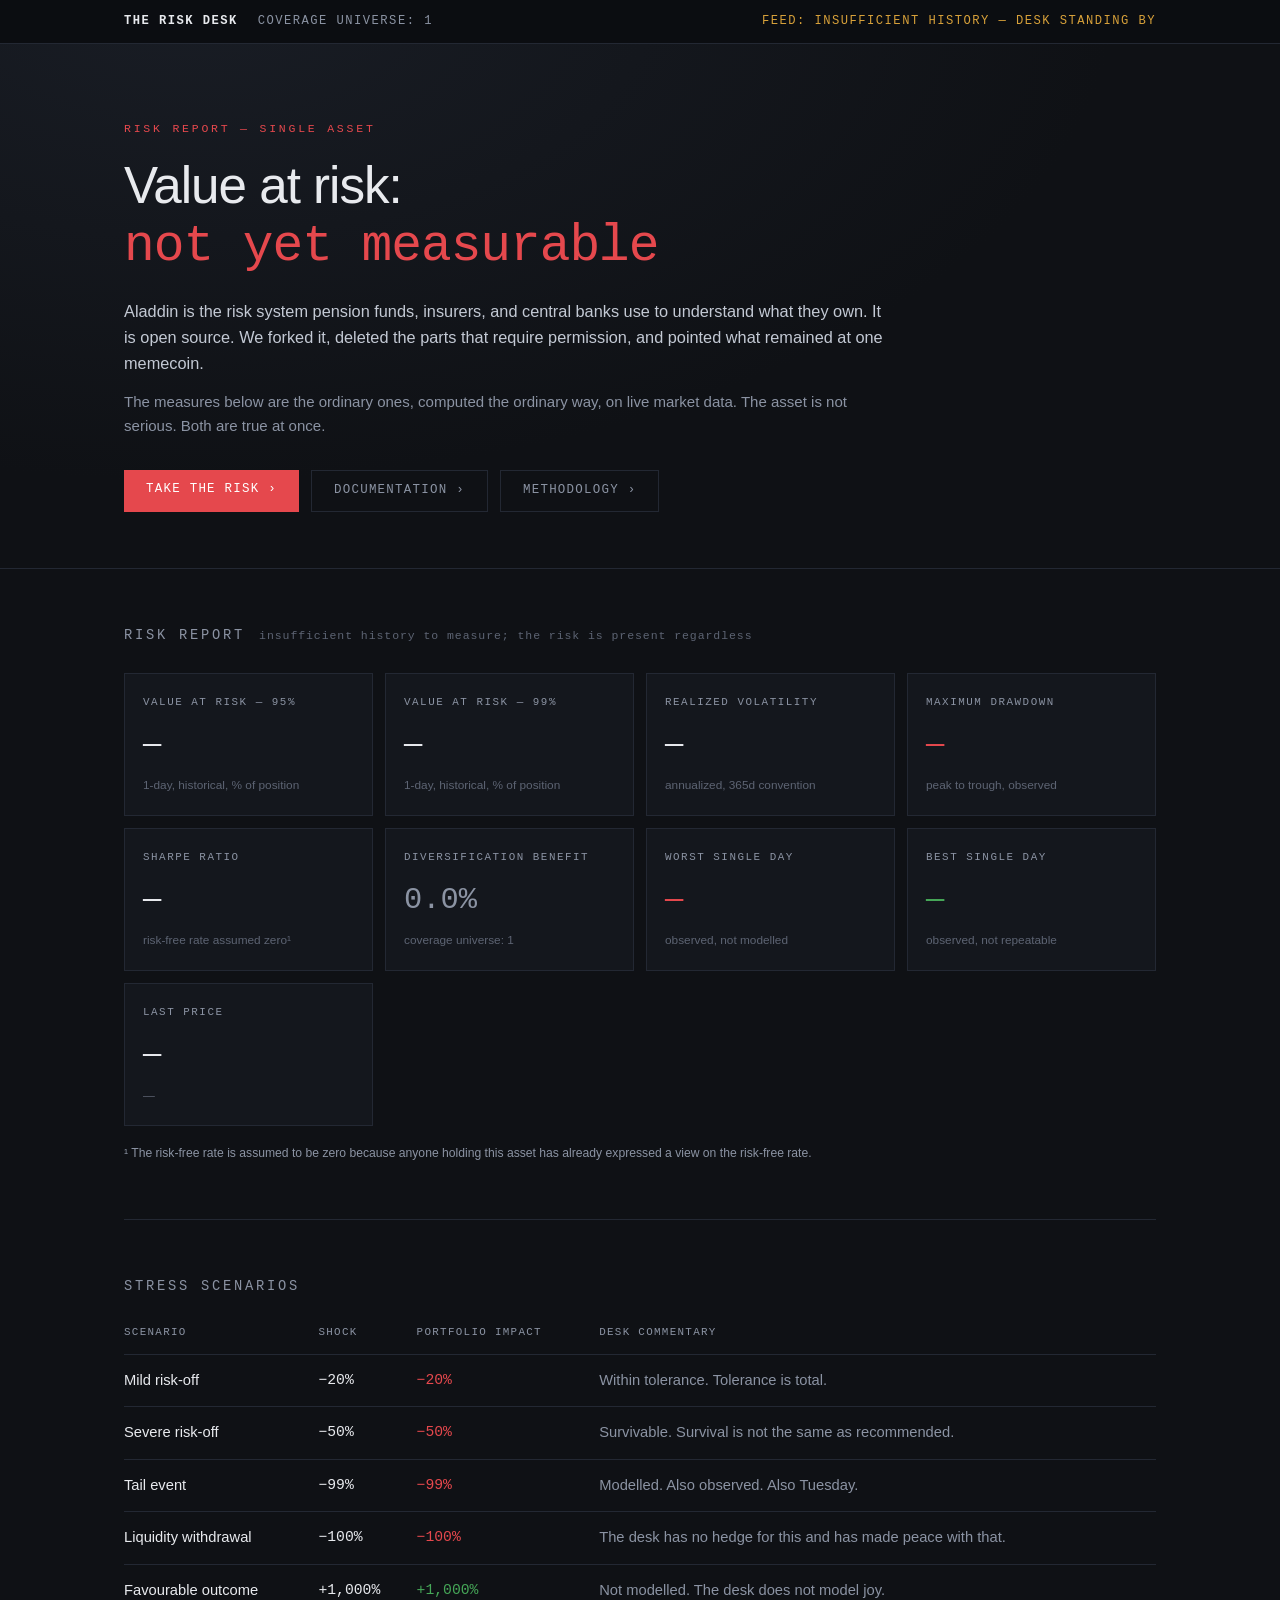
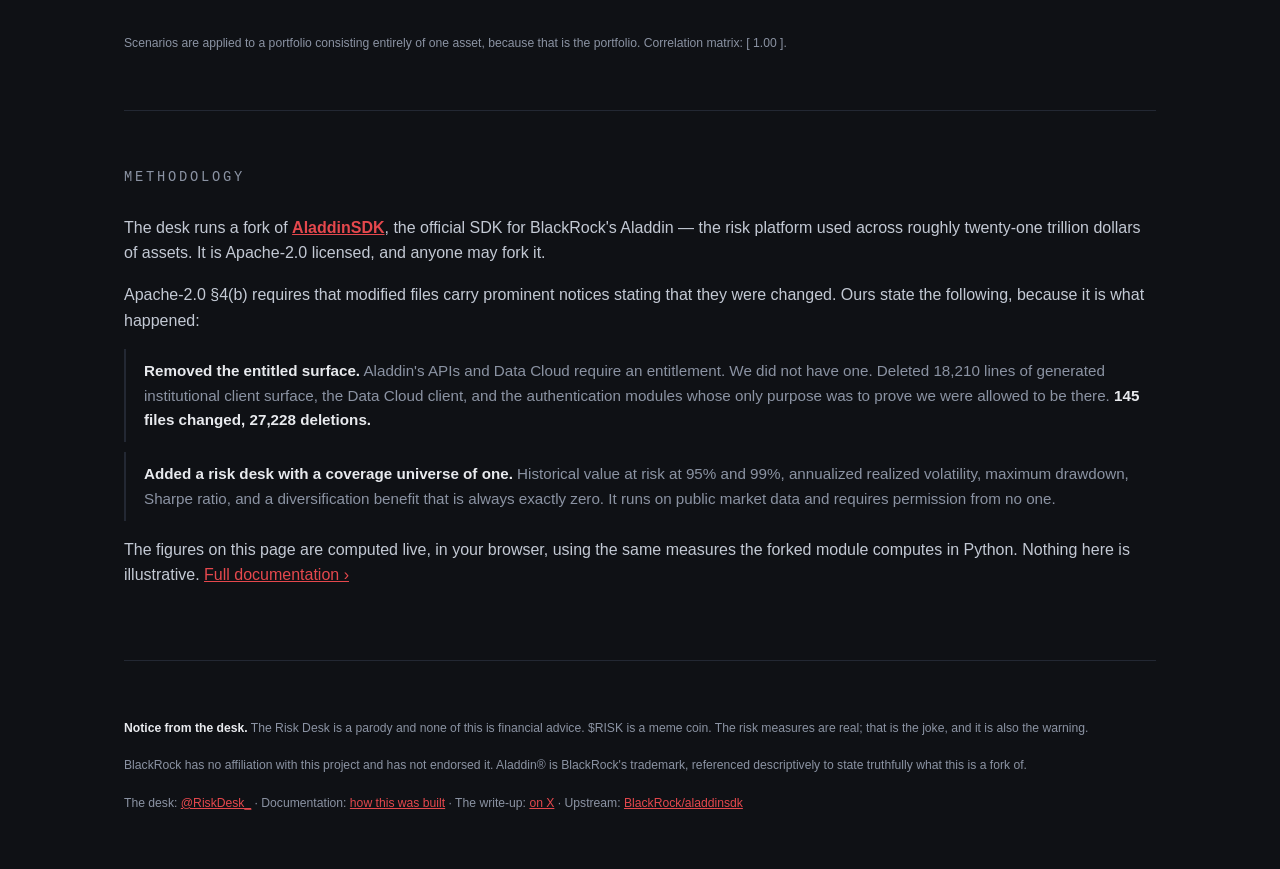
<file: index.html>
<!DOCTYPE html>
<html lang="en">
<head>
<meta charset="UTF-8">
<meta name="viewport" content="width=device-width, initial-scale=1.0">
<title>The Risk Desk — coverage universe: 1</title>
<meta name="description" content="Institutional risk analytics, applied to one memecoin. Value at risk, realized volatility, maximum drawdown. Parody, not financial advice.">
<meta property="og:title" content="The Risk Desk">
<meta property="og:description" content="Aladdin manages twenty-one trillion dollars. We showed it one memecoin.">
<link rel="icon" href="data:image/svg+xml,<svg xmlns='http://www.w3.org/2000/svg' viewBox='0 0 100 100'><rect width='100' height='100' fill='%230f1115'/><text x='50' y='72' font-size='62' text-anchor='middle' fill='%23e5484d' font-family='monospace'>σ</text></svg>">
<link rel="stylesheet" href="style.css">
</head>
<body>

<header class="bar">
  <div class="wrap bar-in">
    <span class="mark">THE RISK DESK</span>
    <span class="cov">COVERAGE UNIVERSE: 1</span>
    <span id="feed" class="feed">FEED: STANDBY</span>
  </div>
</header>

<section class="hero">
  <div class="wrap">
    <p class="eyebrow">RISK REPORT — SINGLE ASSET</p>
    <h1>Value at risk:<br><span id="hero-var" class="varnum">measuring…</span></h1>
    <p class="sub">Aladdin is the risk system pension funds, insurers, and central banks use to
    understand what they own. It is open source. We forked it, deleted the parts that require
    permission, and pointed what remained at one memecoin.</p>
    <p class="sub dim">The measures below are the ordinary ones, computed the ordinary way, on live
    market data. The asset is not serious. Both are true at once.</p>
    <div class="cta">
      <a id="buy" class="btn" target="_blank" rel="noopener">TAKE THE RISK ›</a>
      <a href="docs.html" class="btn ghost">DOCUMENTATION ›</a>
      <a href="#methodology" class="btn ghost">METHODOLOGY ›</a>
    </div>
  </div>
</section>

<main class="wrap">

  <section class="panel" id="report">
    <h2>RISK REPORT <span id="obs" class="note">awaiting coverage</span></h2>
    <div class="grid">
      <div class="cell"><div class="k">VALUE AT RISK — 95%</div><div class="v" id="var95">—</div><div class="n">1-day, historical, % of position</div></div>
      <div class="cell"><div class="k">VALUE AT RISK — 99%</div><div class="v" id="var99">—</div><div class="n">1-day, historical, % of position</div></div>
      <div class="cell"><div class="k">REALIZED VOLATILITY</div><div class="v" id="vol">—</div><div class="n">annualized, 365d convention</div></div>
      <div class="cell"><div class="k">MAXIMUM DRAWDOWN</div><div class="v dn" id="mdd">—</div><div class="n">peak to trough, observed</div></div>
      <div class="cell"><div class="k">SHARPE RATIO</div><div class="v" id="sharpe">—</div><div class="n">risk-free rate assumed zero¹</div></div>
      <div class="cell"><div class="k">DIVERSIFICATION BENEFIT</div><div class="v flat">0.0%</div><div class="n">coverage universe: 1</div></div>
      <div class="cell"><div class="k">WORST SINGLE DAY</div><div class="v dn" id="worst">—</div><div class="n">observed, not modelled</div></div>
      <div class="cell"><div class="k">BEST SINGLE DAY</div><div class="v up" id="best">—</div><div class="n">observed, not repeatable</div></div>
      <div class="cell"><div class="k">LAST PRICE</div><div class="v" id="px">—</div><div class="n" id="mcap">—</div></div>
    </div>
    <p class="fine">¹ The risk-free rate is assumed to be zero because anyone holding this asset has
    already expressed a view on the risk-free rate.</p>
  </section>

  <section class="panel" id="scenarios">
    <h2>STRESS SCENARIOS</h2>
    <table class="scen">
      <tr><th>SCENARIO</th><th>SHOCK</th><th>PORTFOLIO IMPACT</th><th>DESK COMMENTARY</th></tr>
      <tr><td>Mild risk-off</td><td>−20%</td><td class="dn">−20%</td><td>Within tolerance. Tolerance is total.</td></tr>
      <tr><td>Severe risk-off</td><td>−50%</td><td class="dn">−50%</td><td>Survivable. Survival is not the same as recommended.</td></tr>
      <tr><td>Tail event</td><td>−99%</td><td class="dn">−99%</td><td>Modelled. Also observed. Also Tuesday.</td></tr>
      <tr><td>Liquidity withdrawal</td><td>−100%</td><td class="dn">−100%</td><td>The desk has no hedge for this and has made peace with that.</td></tr>
      <tr><td>Favourable outcome</td><td>+1,000%</td><td class="up">+1,000%</td><td>Not modelled. The desk does not model joy.</td></tr>
    </table>
    <p class="fine">Scenarios are applied to a portfolio consisting entirely of one asset, because
    that is the portfolio. Correlation matrix: [ 1.00 ].</p>
  </section>

  <section class="panel" id="methodology">
    <h2>METHODOLOGY</h2>
    <p>The desk runs a fork of <strong><a href="https://github.com/BlackRock/aladdinsdk" target="_blank" rel="noopener">AladdinSDK</a></strong>,
    the official SDK for BlackRock's Aladdin — the risk platform used across roughly twenty-one
    trillion dollars of assets. It is Apache-2.0 licensed, and anyone may fork it.</p>
    <p>Apache-2.0 §4(b) requires that modified files carry prominent notices stating that they were
    changed. Ours state the following, because it is what happened:</p>
    <ul>
      <li><strong>Removed the entitled surface.</strong> Aladdin's APIs and Data Cloud require an
      entitlement. We did not have one. Deleted 18,210 lines of generated institutional client
      surface, the Data Cloud client, and the authentication modules whose only purpose was to prove
      we were allowed to be there. <strong>145 files changed, 27,228 deletions.</strong></li>
      <li><strong>Added a risk desk with a coverage universe of one.</strong> Historical value at
      risk at 95% and 99%, annualized realized volatility, maximum drawdown, Sharpe ratio, and a
      diversification benefit that is always exactly zero. It runs on public market data and requires
      permission from no one.</li>
    </ul>
    <p>The figures on this page are computed live, in your browser, using the same measures the
    forked module computes in Python. Nothing here is illustrative.
    <a href="docs.html">Full documentation ›</a></p>
  </section>

</main>

<footer>
  <div class="wrap">
    <p class="fine"><strong>Notice from the desk.</strong> The Risk Desk is a parody and none of this is
    financial advice. $RISK is a meme coin. The risk measures are real; that is the joke, and it is
    also the warning.</p>
    <p class="fine">BlackRock has no affiliation with this project and has not endorsed it. Aladdin® is
    BlackRock's trademark, referenced descriptively to state truthfully what this is a fork of.</p>
    <p class="fine">The desk: <a id="x" href="#" target="_blank" rel="noopener">@RiskDesk_</a> ·
    Documentation: <a href="docs.html">how this was built</a> ·
    The write-up: <a id="lore" href="#" target="_blank" rel="noopener">on X</a> ·
    Upstream: <a href="https://github.com/BlackRock/aladdinsdk" target="_blank" rel="noopener">BlackRock/aladdinsdk</a></p>
  </div>
</footer>

<script src="config.js?v=5"></script>
<script src="app.js?v=5"></script>
</body>
</html>
</file>
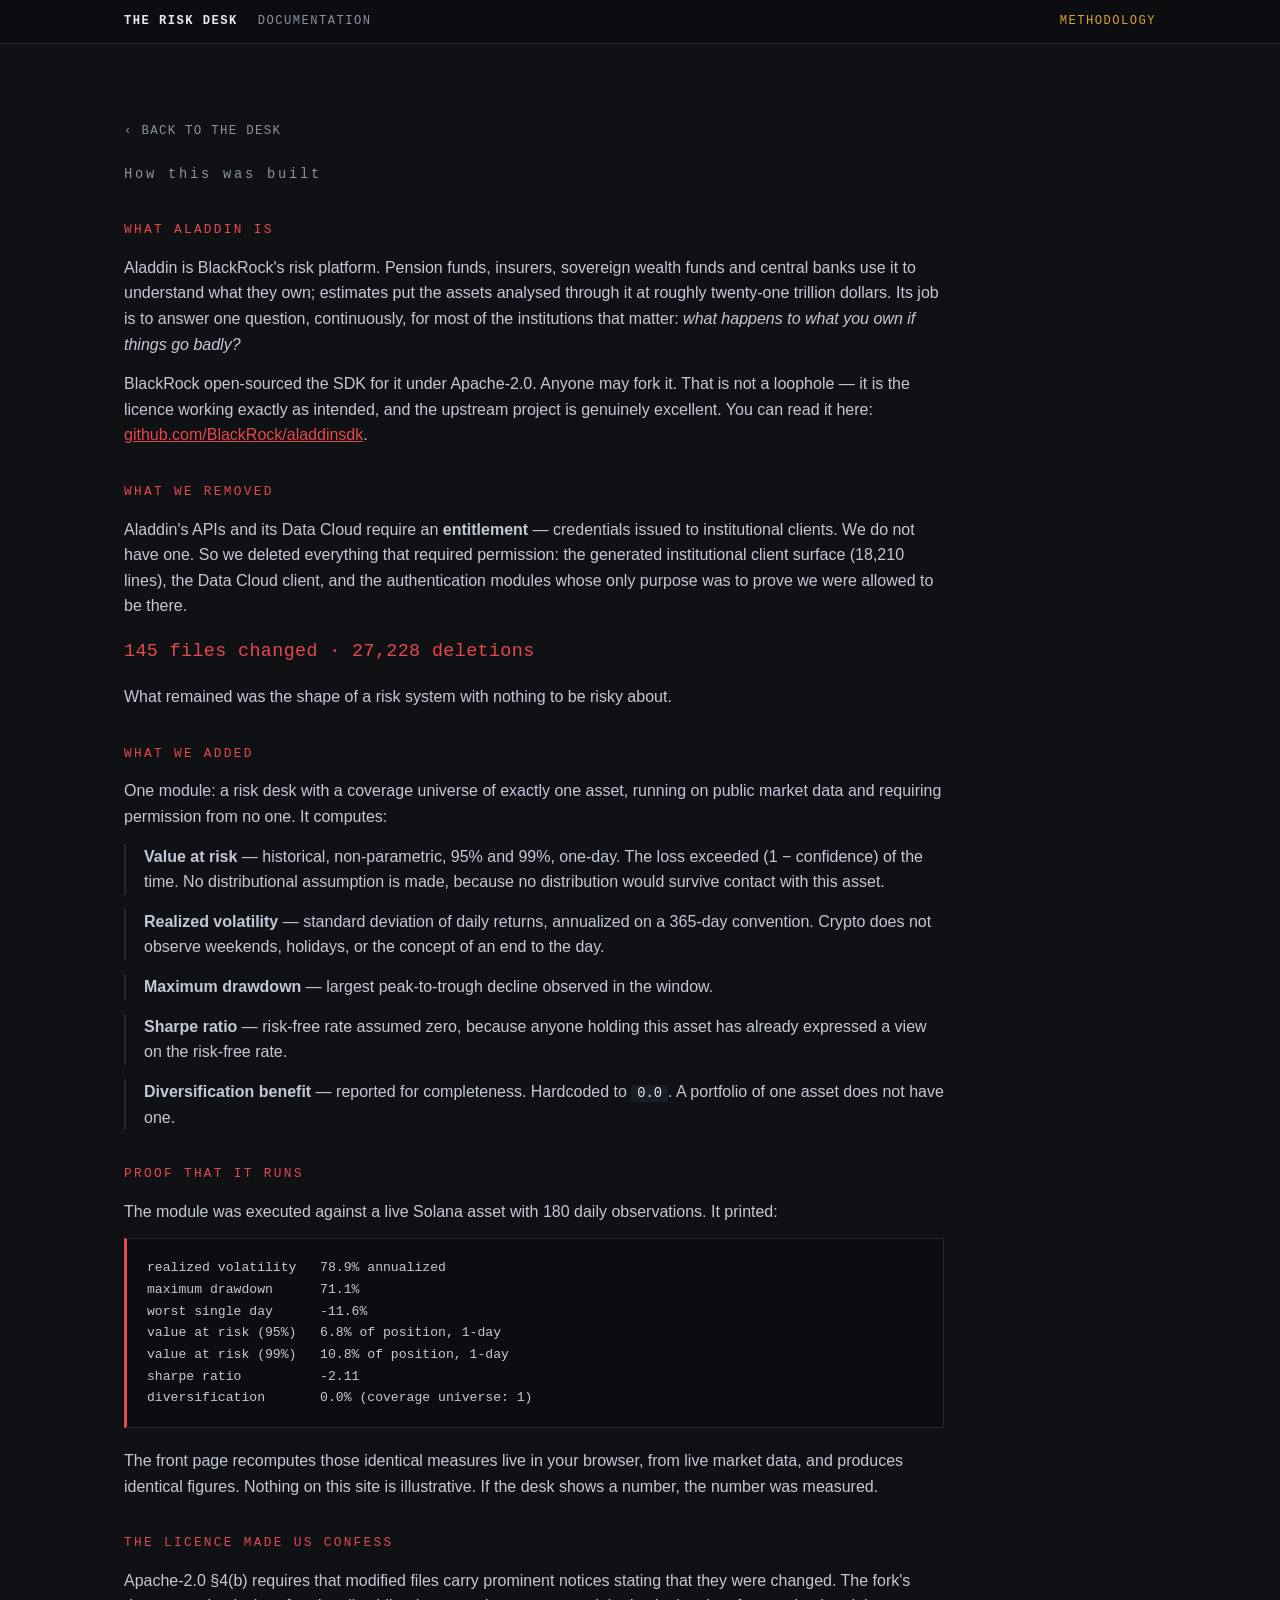
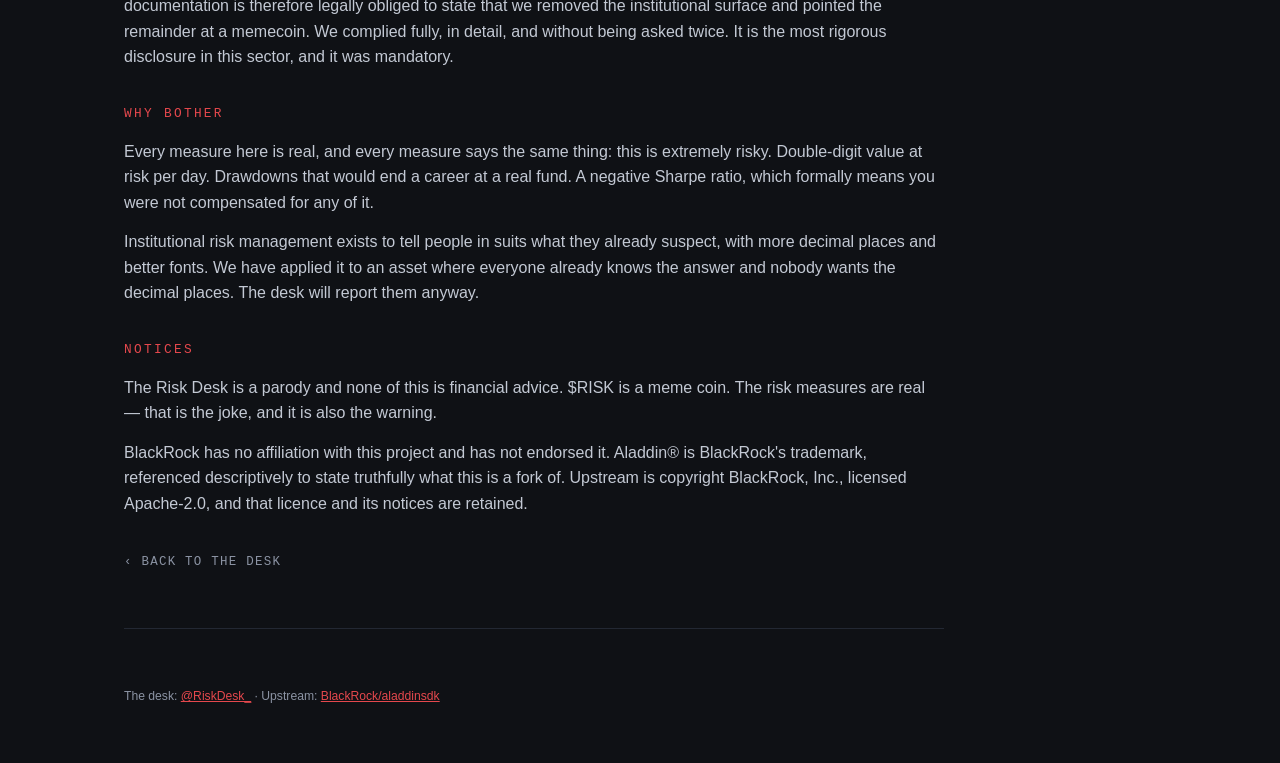
<file: docs.html>
<!DOCTYPE html>
<html lang="en">
<head>
<meta charset="UTF-8">
<meta name="viewport" content="width=device-width, initial-scale=1.0">
<title>The Risk Desk — documentation</title>
<meta name="description" content="How the desk was built: what was forked, what was deleted, and how the risk measures are computed.">
<link rel="icon" href="data:image/svg+xml,<svg xmlns='http://www.w3.org/2000/svg' viewBox='0 0 100 100'><rect width='100' height='100' fill='%230f1115'/><text x='50' y='72' font-size='62' text-anchor='middle' fill='%23e5484d' font-family='monospace'>σ</text></svg>">
<link rel="stylesheet" href="style.css">
<style>
  .doc { max-width: 820px; }
  .doc h2 { margin-top: 0; }
  .doc p, .doc li { color: #c3c9d4; margin-bottom: 14px; }
  .doc h3 { font-family: var(--mono); font-size: 0.8rem; letter-spacing: 0.18em; color: var(--red);
    margin: 34px 0 14px; font-weight: 400; }
  .doc code { font-family: var(--mono); font-size: 0.86rem; color: var(--txt); background: #191d25; padding: 1px 6px; }
  .doc pre { background: #0b0d11; border: 1px solid var(--line); border-left: 3px solid var(--red);
    padding: 18px 20px; overflow-x: auto; font-family: var(--mono); font-size: 0.82rem;
    line-height: 1.65; color: #c3c9d4; margin: 14px 0 20px; }
  .doc ul { list-style: none; margin-bottom: 18px; }
  .doc li { padding-left: 18px; border-left: 2px solid var(--line); }
  .doc .stat { font-family: var(--mono); color: var(--red); font-size: 1.15rem; display: block;
    margin: 18px 0; letter-spacing: 0.02em; }
  .back { display: inline-block; margin: 22px 0 0; font-family: var(--mono); font-size: 0.78rem;
    letter-spacing: 0.1em; color: var(--dim); text-decoration: none; }
  .back:hover { color: var(--txt); }
</style>
</head>
<body>

<header class="bar">
  <div class="wrap bar-in">
    <span class="mark">THE RISK DESK</span>
    <span class="cov">DOCUMENTATION</span>
    <span class="feed">METHODOLOGY</span>
  </div>
</header>

<main class="wrap">
  <section class="panel doc">
    <a href="index.html" class="back">‹ BACK TO THE DESK</a>
    <h2 style="margin-top:22px">How this was built</h2>

    <h3>WHAT ALADDIN IS</h3>
    <p>Aladdin is BlackRock's risk platform. Pension funds, insurers, sovereign wealth funds and
    central banks use it to understand what they own; estimates put the assets analysed through it
    at roughly twenty-one trillion dollars. Its job is to answer one question, continuously, for
    most of the institutions that matter: <em>what happens to what you own if things go badly?</em></p>
    <p>BlackRock open-sourced the SDK for it under Apache-2.0. Anyone may fork it. That is not a
    loophole — it is the licence working exactly as intended, and the upstream project is genuinely
    excellent. You can read it here:
    <a href="https://github.com/BlackRock/aladdinsdk" target="_blank" rel="noopener">github.com/BlackRock/aladdinsdk</a>.</p>

    <h3>WHAT WE REMOVED</h3>
    <p>Aladdin's APIs and its Data Cloud require an <strong>entitlement</strong> — credentials issued
    to institutional clients. We do not have one. So we deleted everything that required permission:
    the generated institutional client surface (18,210 lines), the Data Cloud client, and the
    authentication modules whose only purpose was to prove we were allowed to be there.</p>
    <span class="stat">145 files changed · 27,228 deletions</span>
    <p>What remained was the shape of a risk system with nothing to be risky about.</p>

    <h3>WHAT WE ADDED</h3>
    <p>One module: a risk desk with a coverage universe of exactly one asset, running on public
    market data and requiring permission from no one. It computes:</p>
    <ul>
      <li><strong>Value at risk</strong> — historical, non-parametric, 95% and 99%, one-day. The loss
      exceeded (1 − confidence) of the time. No distributional assumption is made, because no
      distribution would survive contact with this asset.</li>
      <li><strong>Realized volatility</strong> — standard deviation of daily returns, annualized on a
      365-day convention. Crypto does not observe weekends, holidays, or the concept of an end to
      the day.</li>
      <li><strong>Maximum drawdown</strong> — largest peak-to-trough decline observed in the window.</li>
      <li><strong>Sharpe ratio</strong> — risk-free rate assumed zero, because anyone holding this
      asset has already expressed a view on the risk-free rate.</li>
      <li><strong>Diversification benefit</strong> — reported for completeness. Hardcoded to
      <code>0.0</code>. A portfolio of one asset does not have one.</li>
    </ul>

    <h3>PROOF THAT IT RUNS</h3>
    <p>The module was executed against a live Solana asset with 180 daily observations. It printed:</p>
    <pre>realized volatility   78.9% annualized
maximum drawdown      71.1%
worst single day      -11.6%
value at risk (95%)   6.8% of position, 1-day
value at risk (99%)   10.8% of position, 1-day
sharpe ratio          -2.11
diversification       0.0% (coverage universe: 1)</pre>
    <p>The front page recomputes those identical measures live in your browser, from live market
    data, and produces identical figures. Nothing on this site is illustrative. If the desk shows a
    number, the number was measured.</p>

    <h3>THE LICENCE MADE US CONFESS</h3>
    <p>Apache-2.0 §4(b) requires that modified files carry prominent notices stating that they were
    changed. The fork's documentation is therefore legally obliged to state that we removed the
    institutional surface and pointed the remainder at a memecoin. We complied fully, in detail, and
    without being asked twice. It is the most rigorous disclosure in this sector, and it was
    mandatory.</p>

    <h3>WHY BOTHER</h3>
    <p>Every measure here is real, and every measure says the same thing: this is extremely risky.
    Double-digit value at risk per day. Drawdowns that would end a career at a real fund. A negative
    Sharpe ratio, which formally means you were not compensated for any of it.</p>
    <p>Institutional risk management exists to tell people in suits what they already suspect, with
    more decimal places and better fonts. We have applied it to an asset where everyone already
    knows the answer and nobody wants the decimal places. The desk will report them anyway.</p>

    <h3>NOTICES</h3>
    <p>The Risk Desk is a parody and none of this is financial advice. $RISK is a meme coin. The risk
    measures are real — that is the joke, and it is also the warning.</p>
    <p>BlackRock has no affiliation with this project and has not endorsed it. Aladdin® is BlackRock's
    trademark, referenced descriptively to state truthfully what this is a fork of. Upstream is
    copyright BlackRock, Inc., licensed Apache-2.0, and that licence and its notices are retained.</p>

    <a href="index.html" class="back">‹ BACK TO THE DESK</a>
  </section>
</main>

<footer>
  <div class="wrap">
    <p class="fine">The desk: <a id="x" href="#" target="_blank" rel="noopener">@RiskDesk_</a> ·
    Upstream: <a href="https://github.com/BlackRock/aladdinsdk" target="_blank" rel="noopener">BlackRock/aladdinsdk</a></p>
  </div>
</footer>

<script src="config.js?v=5"></script>
<script>document.getElementById("x").href = CONFIG.twitterUrl;</script>
</body>
</html>
</file>
<file: style.css>
/* THE RISK DESK — institutional risk console */
:root {
  --bg: #0f1115;
  --panel: #14171d;
  --line: #232833;
  --txt: #e8eaee;
  --dim: #8b93a3;
  --red: #e5484d;
  --green: #46a758;
  --amber: #d8a13a;
  --mono: "IBM Plex Mono", Consolas, "Courier New", monospace;
}
* { margin: 0; padding: 0; box-sizing: border-box; }
html { scroll-behavior: smooth; }
body {
  background: var(--bg); color: var(--txt); line-height: 1.6;
  font-family: -apple-system, "Segoe UI", Helvetica, Arial, sans-serif;
}
.wrap { max-width: 1080px; margin: 0 auto; padding: 0 24px; }
h1, h2 { font-weight: 500; }
a { color: var(--red); }

/* top bar */
.bar { background: #0b0d11; border-bottom: 1px solid var(--line); }
.bar-in { display: flex; align-items: center; gap: 20px; padding: 12px 24px; flex-wrap: wrap;
  font-family: var(--mono); font-size: 0.76rem; letter-spacing: 0.12em; }
.mark { color: var(--txt); font-weight: 700; }
.cov { color: var(--dim); }
.feed { margin-left: auto; color: var(--amber); }
.feed.live { color: var(--green); }

/* hero */
.hero { padding: 76px 0 56px; border-bottom: 1px solid var(--line);
  background: radial-gradient(ellipse at 15% -10%, #191d25 0%, var(--bg) 60%); }
.eyebrow { font-family: var(--mono); font-size: 0.72rem; letter-spacing: 0.24em; color: var(--red); margin-bottom: 18px; }
.hero h1 { font-size: 3.2rem; line-height: 1.12; letter-spacing: -0.02em; }
.varnum { color: var(--red); font-family: var(--mono); }
.sub { margin-top: 22px; max-width: 760px; color: #c3c9d4; font-size: 1.02rem; }
.sub.dim { color: var(--dim); font-size: 0.94rem; margin-top: 14px; }
.cta { margin-top: 32px; display: flex; gap: 12px; flex-wrap: wrap; }
.btn { display: inline-block; background: var(--red); color: #fff; text-decoration: none;
  padding: 10px 22px; font-family: var(--mono); font-size: 0.78rem; letter-spacing: 0.1em; }
.btn:hover { filter: brightness(1.1); }
.btn.ghost { background: transparent; color: var(--dim); border: 1px solid var(--line); }
.btn.ghost:hover { color: var(--txt); border-color: var(--dim); }

/* panels */
.panel { padding: 56px 0; border-bottom: 1px solid var(--line); }
.panel h2 { font-family: var(--mono); font-size: 0.86rem; letter-spacing: 0.2em; color: var(--dim);
  margin-bottom: 26px; display: flex; gap: 14px; align-items: baseline; flex-wrap: wrap; }
.note { color: #5d6473; font-size: 0.72rem; letter-spacing: 0.08em; }

/* report grid */
.grid { display: grid; grid-template-columns: repeat(auto-fit, minmax(240px, 1fr)); gap: 12px; }
.cell { background: var(--panel); border: 1px solid var(--line); padding: 20px 18px; }
.k { font-family: var(--mono); font-size: 0.68rem; letter-spacing: 0.14em; color: var(--dim); }
.v { font-family: var(--mono); font-size: 1.9rem; margin: 10px 0 6px; font-variant-numeric: tabular-nums; }
.v.dn { color: var(--red); } .v.up { color: var(--green); } .v.flat { color: var(--dim); }
.n { font-size: 0.74rem; color: #5d6473; }
.fine { font-size: 0.76rem; color: var(--dim); margin-top: 18px; }

/* scenarios */
.scen { width: 100%; border-collapse: collapse; font-size: 0.92rem; }
.scen th { font-family: var(--mono); font-size: 0.68rem; letter-spacing: 0.12em; color: var(--dim);
  text-align: left; padding: 0 12px 12px 0; font-weight: 400; }
.scen td { padding: 14px 12px 14px 0; border-top: 1px solid var(--line); vertical-align: top; }
.scen td:nth-child(2), .scen td:nth-child(3) { font-family: var(--mono); font-variant-numeric: tabular-nums; }
.scen .dn { color: var(--red); } .scen .up { color: var(--green); }
.scen td:last-child { color: var(--dim); }

/* methodology */
#methodology p { margin-bottom: 16px; color: #c3c9d4; }
#methodology ul { list-style: none; margin: 8px 0 16px; }
#methodology li { padding: 10px 0 10px 18px; border-left: 2px solid var(--line); margin-bottom: 10px;
  color: var(--dim); font-size: 0.95rem; }
#methodology strong { color: var(--txt); }

footer { padding: 40px 0 56px; }
footer .fine strong { color: var(--txt); }

@media (max-width: 720px) {
  .hero h1 { font-size: 2.1rem; }
  .scen th:nth-child(4), .scen td:nth-child(4) { display: none; }
}
</file>
